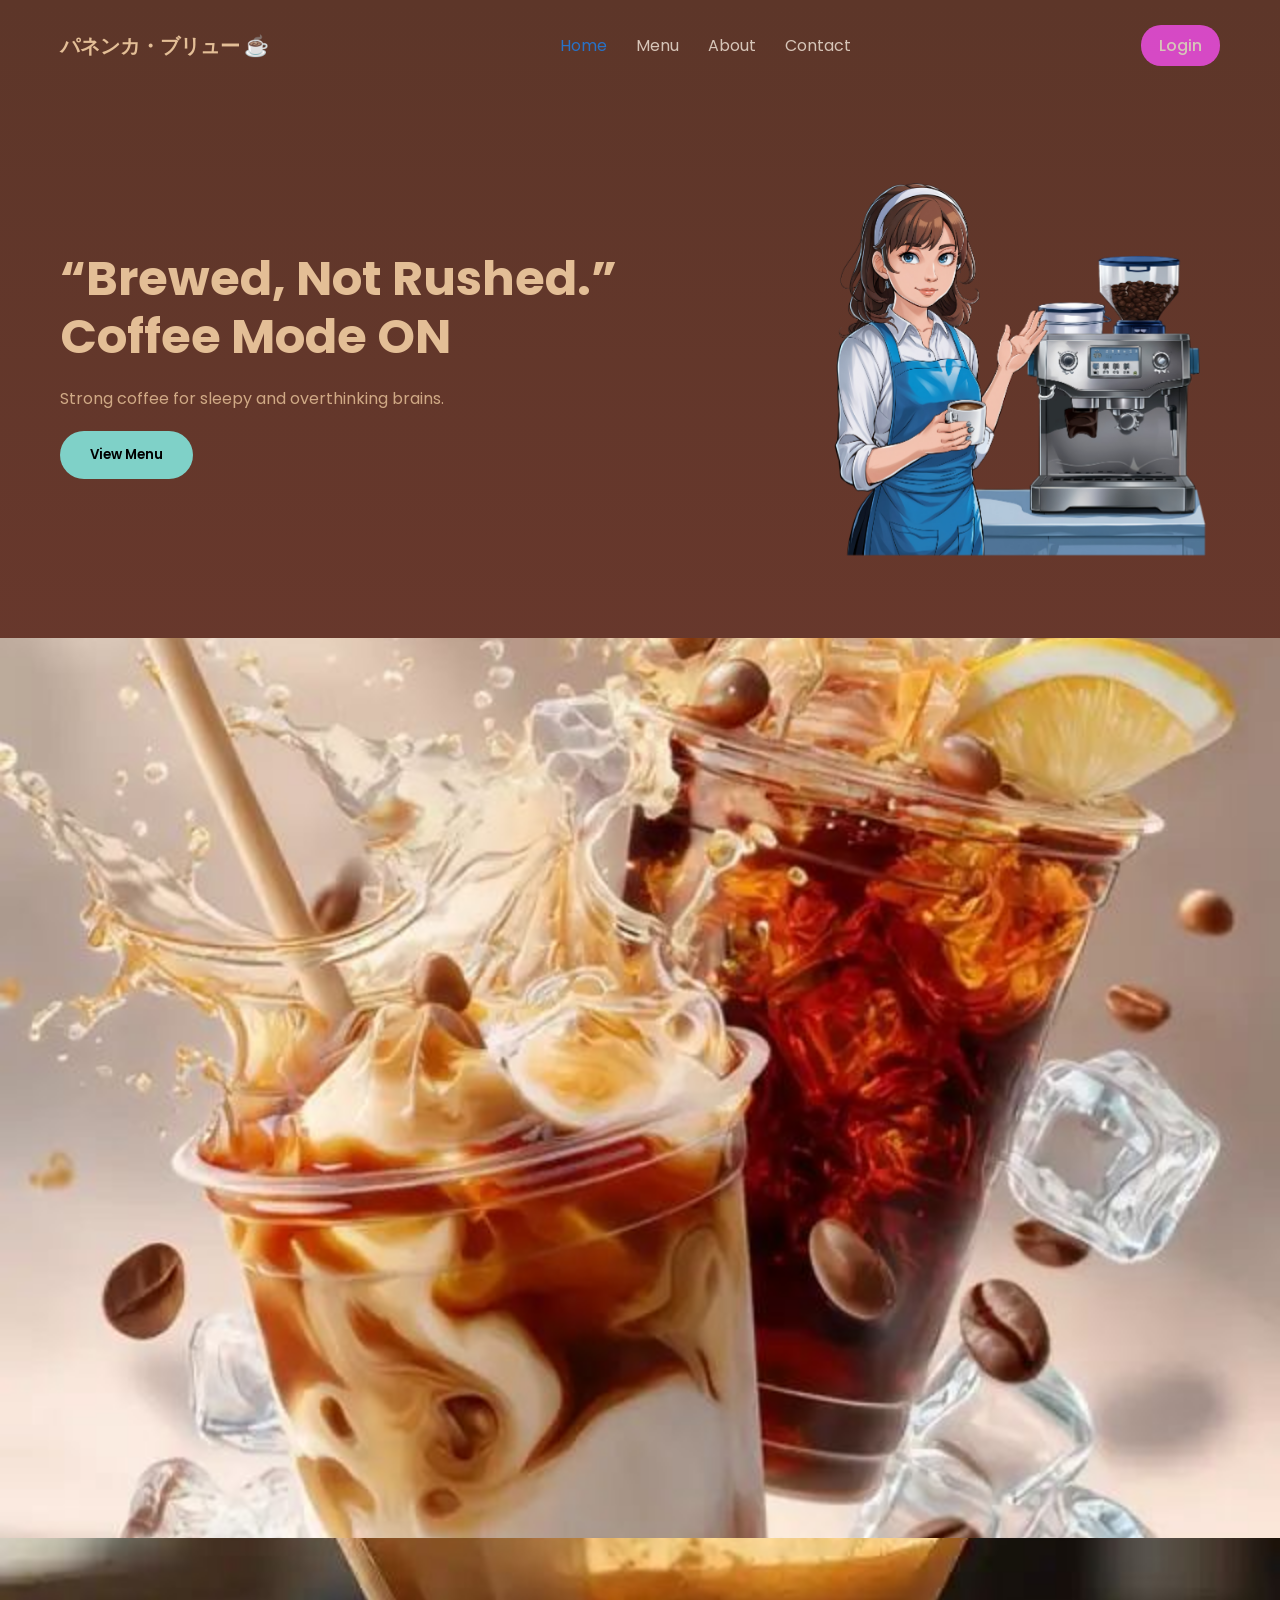
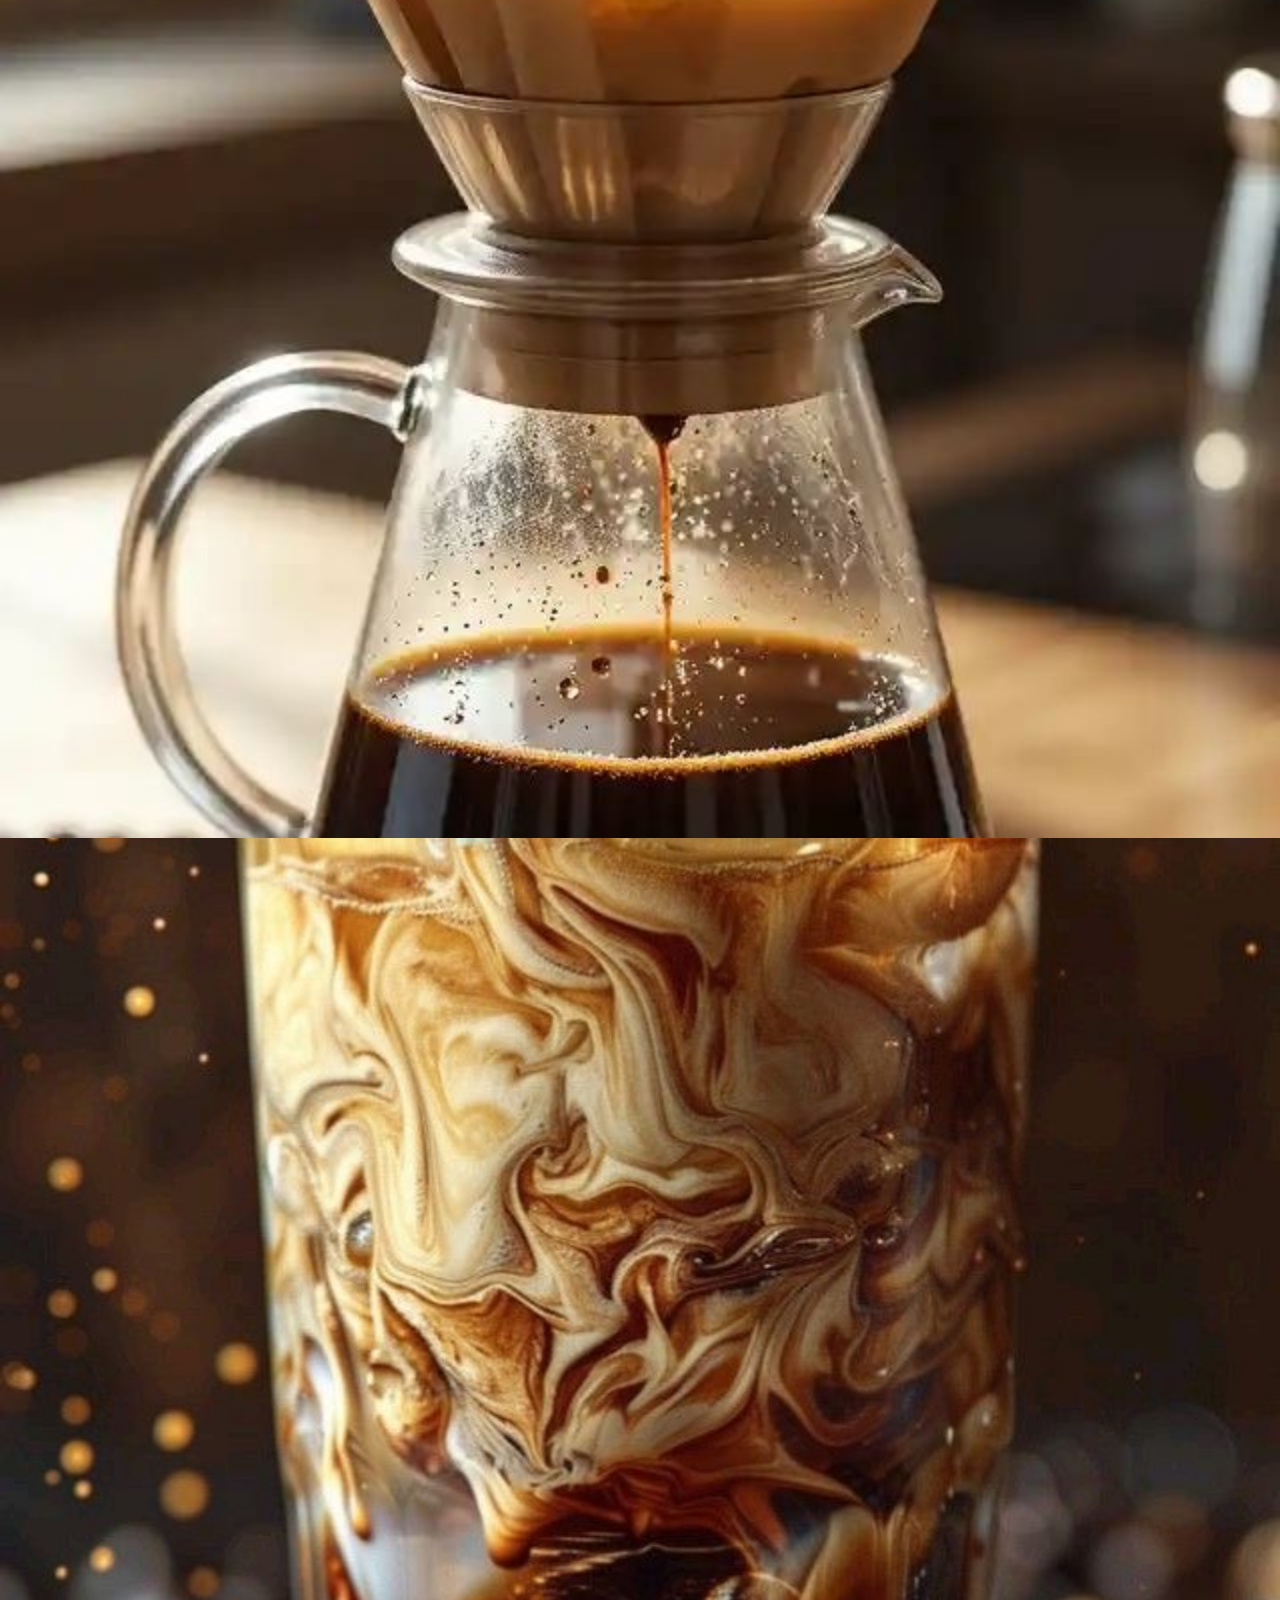
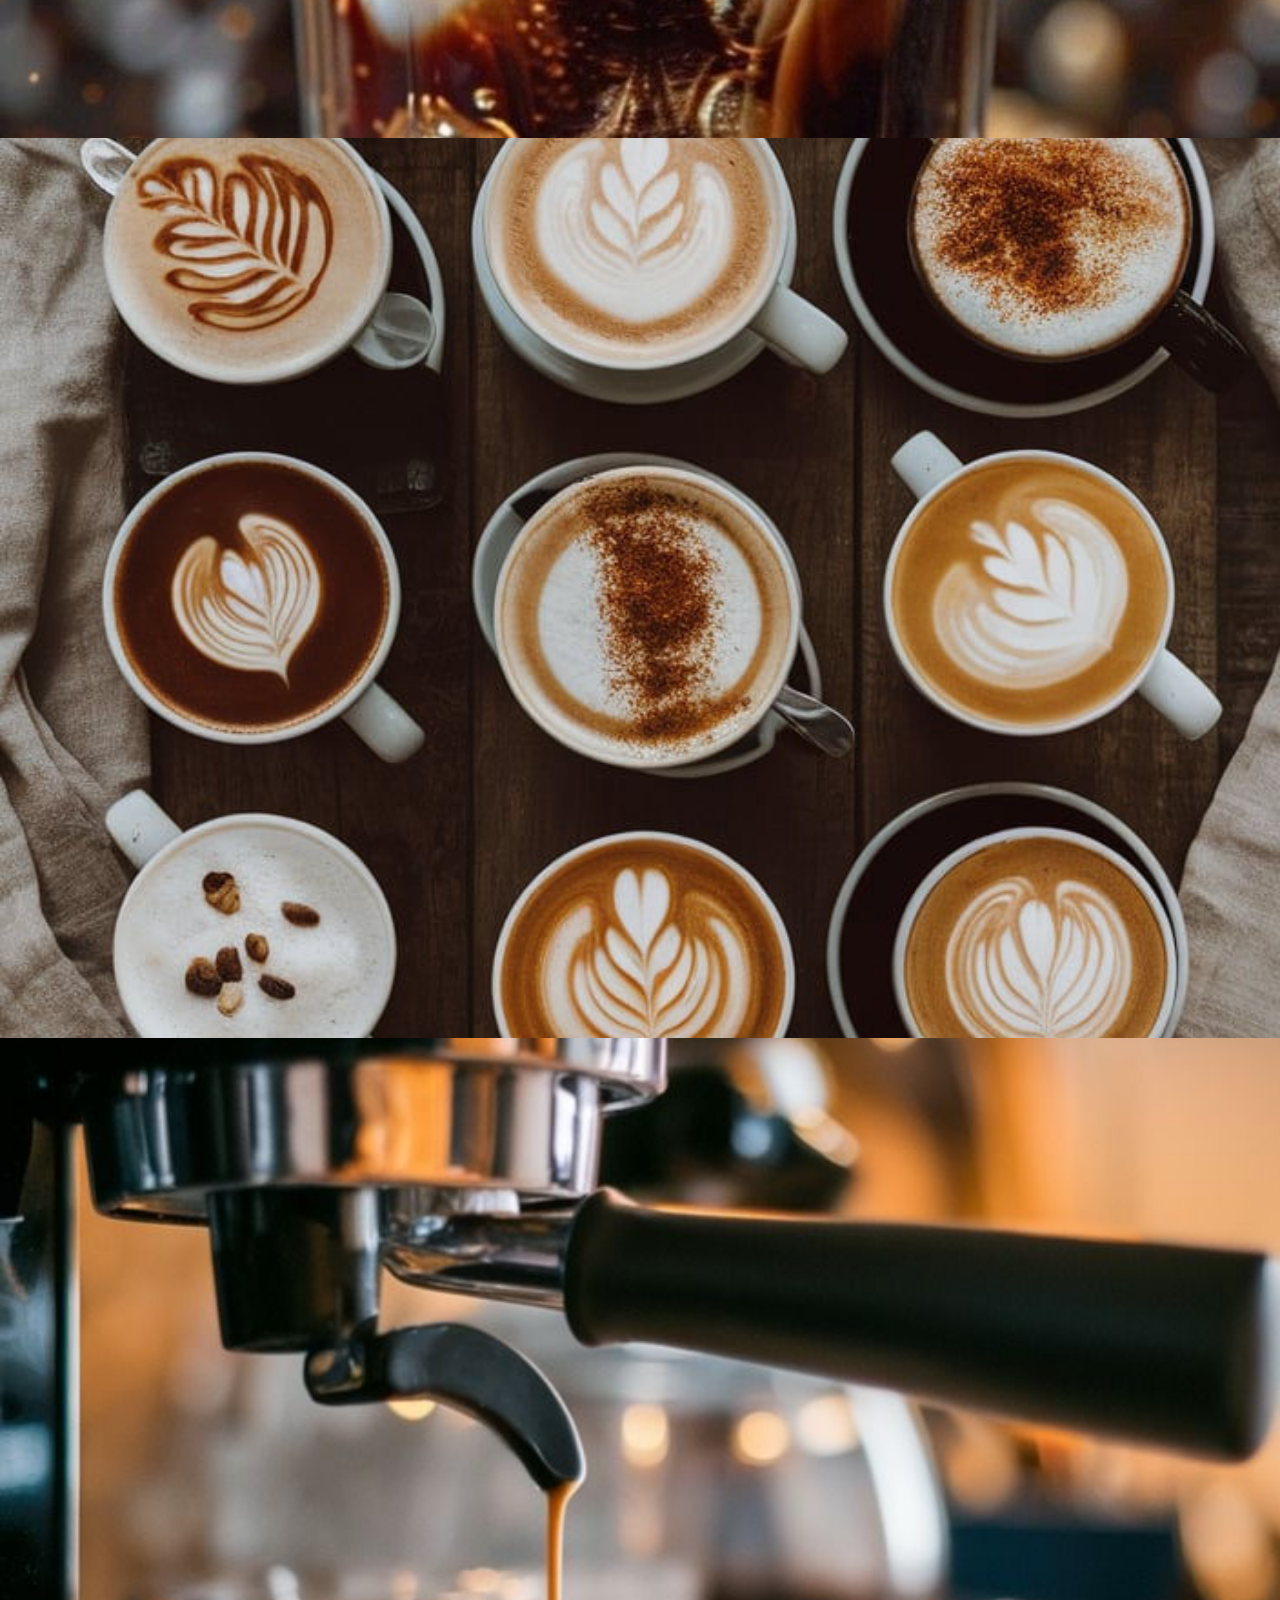
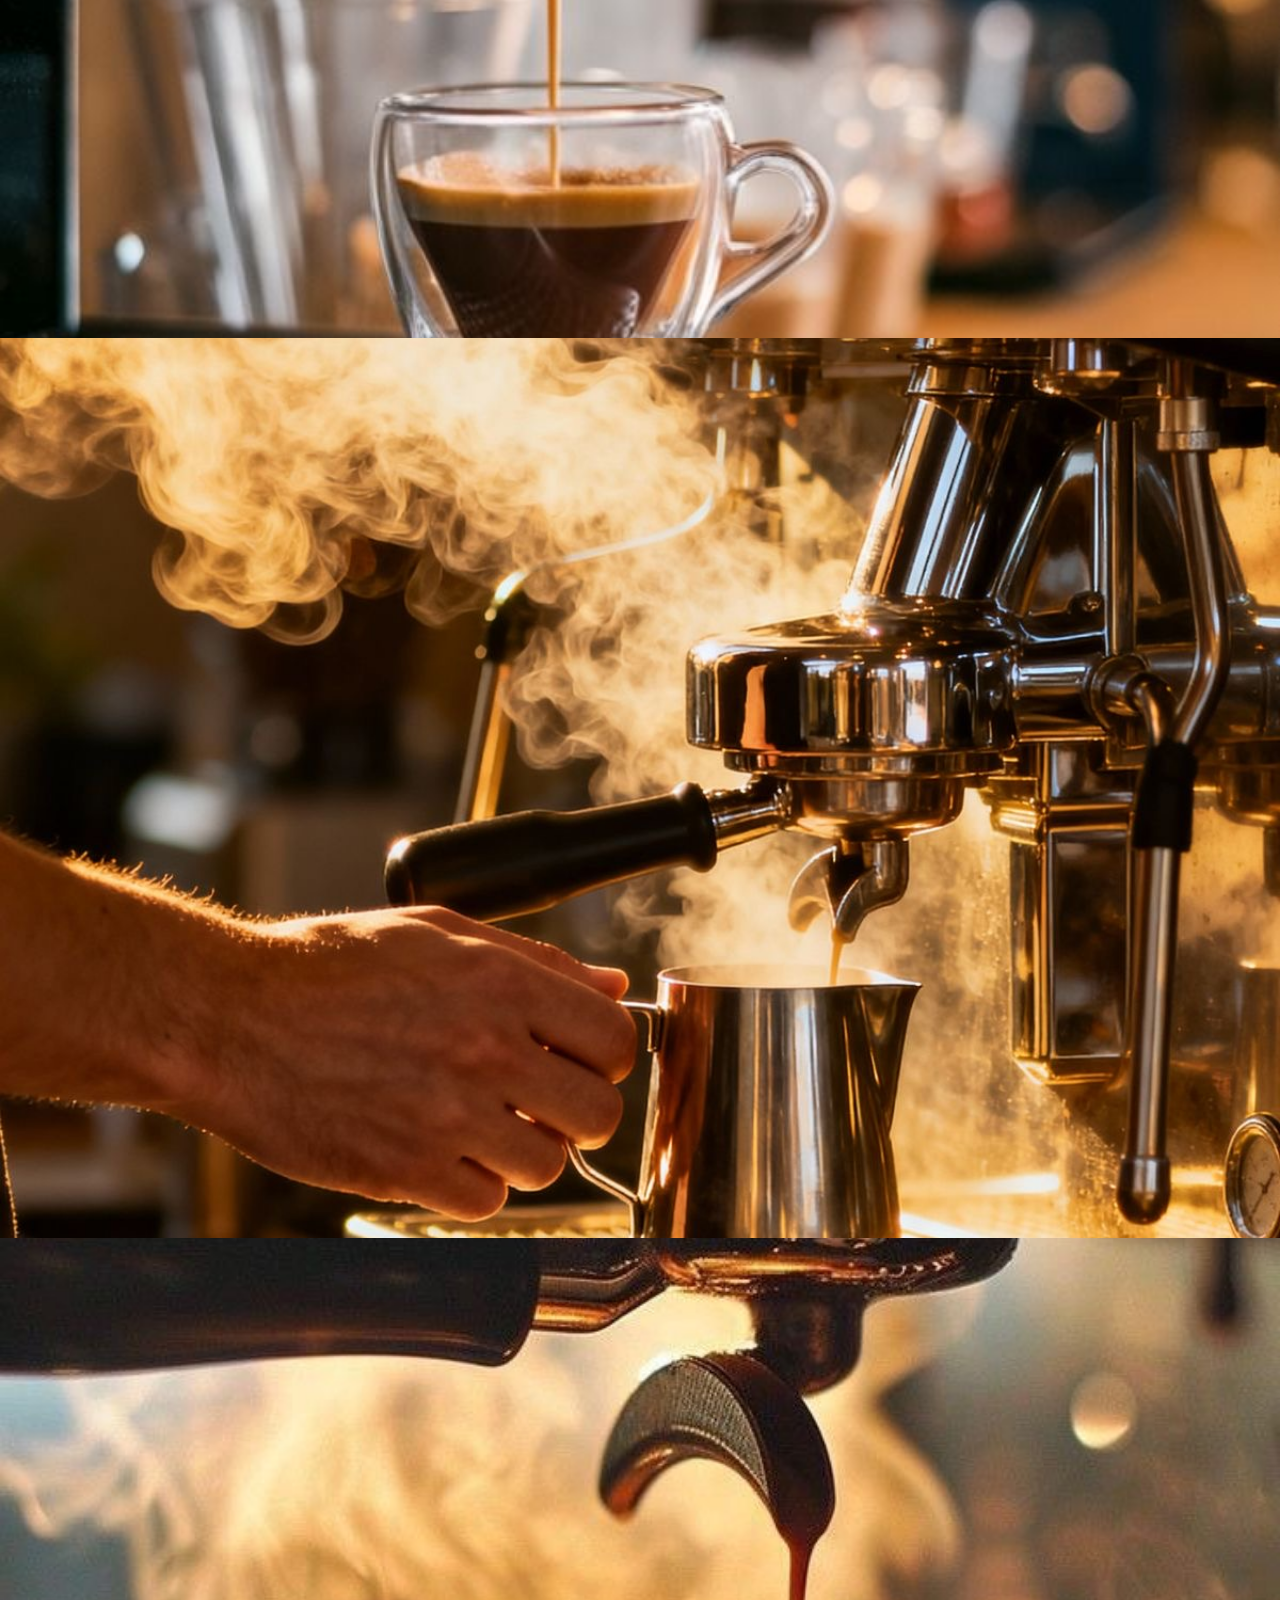
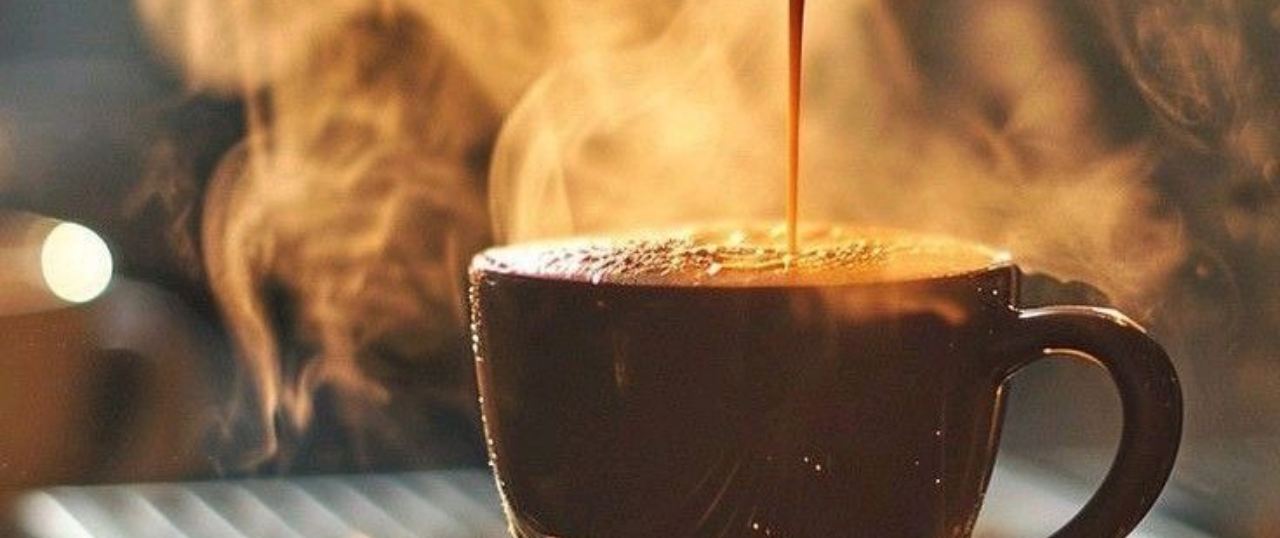
<file: index.html>
<!DOCTYPE html>
<html lang="en">
<head>
  <meta charset="UTF-8">
  <title>PANENKA Coffee </title>
  <link rel="stylesheet" href="bacacss1.css">
  <link href="https://fonts.googleapis.com/css2?family=Poppins:wght@300;500;700&display=swap" rel="stylesheet">
</head>
<body>

<header class="navbar">
  <h2 class="logo">パネンカ・ブリュー ☕</h2>
  <nav>
    <a href="index.html" class="active">Home</a>
    <a href="menu.html">Menu</a>
    <a href="about.html">About</a>
    <a href="contact.html">Contact</a>
  </nav>
  <a href="login.html" class="login-btn">Login</a>
</header>

<section class="hero">
  <div class="hero-text">
    <h1>“Brewed, Not Rushed.”<br>Coffee Mode ON</h1>
    <p>Strong coffee for sleepy and overthinking brains.</p>
    <a href="menu.html"><button>View Menu</button></a>
  </div>

  <div class="hero-img">
    <img src="coffeegirl.png" alt="Coffee">
  </div>
</section>

<section class="coffee-full">
  <img src="IMG_1230.JPG" alt="">
  <div class="coffee-text">
    “अन्तः अस्ति प्रारम्भः”<br>
    The end is also a beginning
  </div>
</section>

<section class="coffee-full">
  <img src="IMG_1228.JPG" alt="">
  <div class="coffee-text">
    "स्वधर्मे निधनं श्रेयः"<br>
    It is better to follow your own duty
  </div>
</section>

<section class="coffee-full">
  <img src="IMG_1229.JPG" alt="">
  <div class="coffee-text">
    "जितात्मनः प्रशान्तस्य"<br>
    One who has conquered the mind is peaceful
  </div>
</section>

<section class="coffee-full">
  <img src="IMG_1226.JPG" alt="">
  <div class="coffee-text">
    "शीलं परमं भूषणम्"<br>
    Character is the highest ornament.
  </div>
</section>

<section class="coffee-full">
  <img src="IMG_1225.JPG" alt="">
  <div class="coffee-text">
    "उत्तिष्ठ"<br>
    Rise
  </div>
</section>

<section class="coffee-full">
  <img src="IMG_1224.JPG" alt="">
  <div class="coffee-text">
    
    "जयी भव"<br>
    Be victorious
  </div>
</section>

<section class="coffee-full">
  <img src="IMG_1223.JPG" alt="">
  <div class="coffee-text">
    "कालः सर्वं भक्षयति"<br>
    Time consumes everything
  </div>
</section>
<script>
const observer = new IntersectionObserver(entries => {
  entries.forEach(entry => {
    const text = entry.target.querySelector('.coffee-text');

    if (entry.isIntersecting) {
      text.classList.add('show');   // pop ON
    } else {
      text.classList.remove('show'); // pop OFF
    }
  });
}, { threshold: 0.6 });

document.querySelectorAll('.coffee-full')
  .forEach(section => observer.observe(section));
</script>
</body>
</html>
</file>
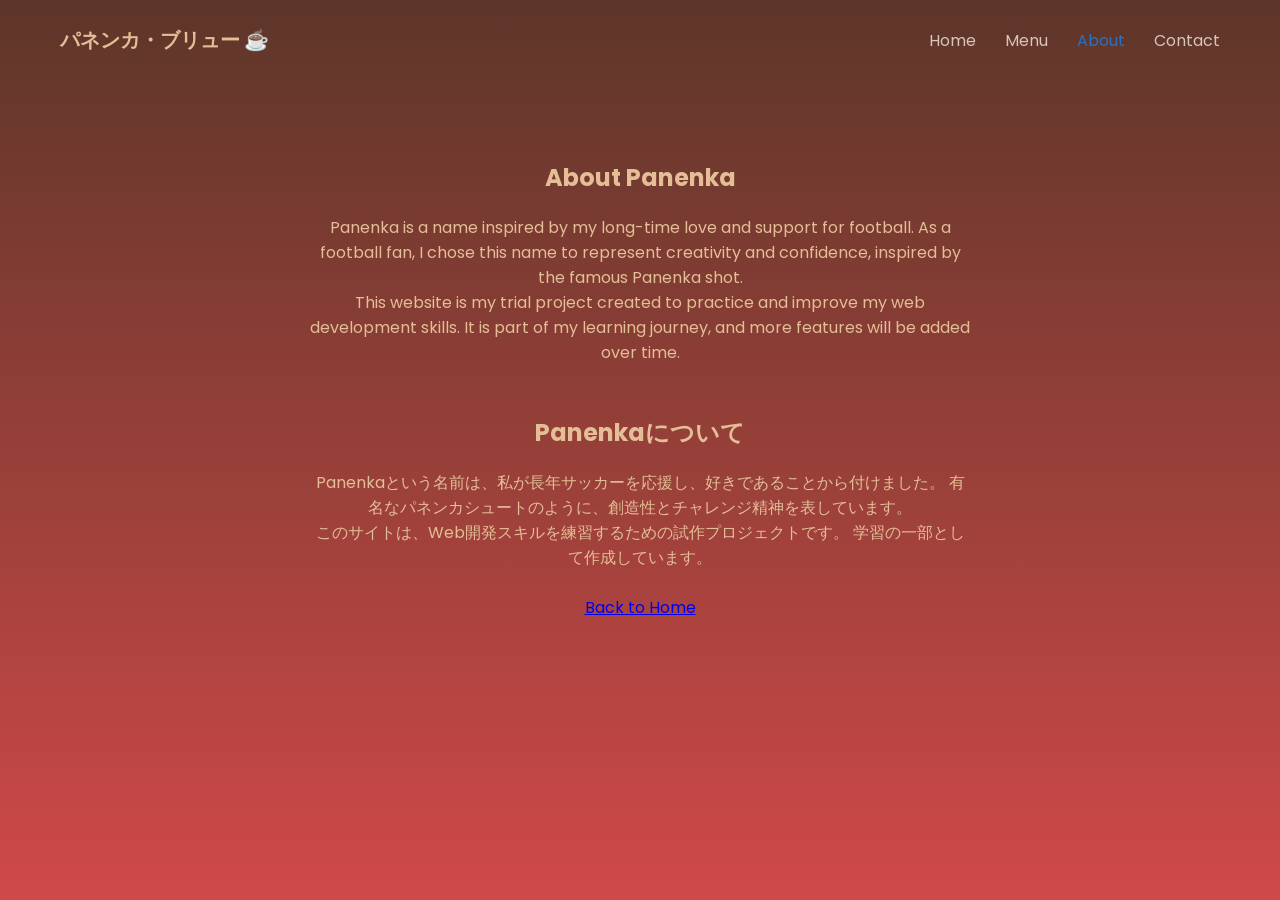
<file: about.html>
<!DOCTYPE html>
<html lang="en">
<head>
  <meta charset="UTF-8">
  <title>PANENKA Coffee | About</title>

  <link rel="stylesheet" href="bacacss1.css">
  <link href="https://fonts.googleapis.com/css2?family=Poppins:wght@300;500;700&display=swap" rel="stylesheet">
</head>

<body>

<!-- NAVBAR ONLY -->
<header class="navbar">
  <h2 class="logo">パネンカ・ブリュー ☕</h2>
  <nav>
    <a href="index.html">Home</a>
    <a href="menu.html">Menu</a>
    <a href="about.html" class="active">About</a>
    <a href="contact.html">Contact</a>
  </nav>
</header>

<!-- ABOUT CONTENT -->
<section class="about-page">

  <h1>About Panenka</h1>

  <p>
    Panenka is a name inspired by my long-time love and support for football.
    As a football fan, I chose this name to represent creativity and confidence,
    inspired by the famous Panenka shot.
  </p>

  <p>
    This website is my trial project created to practice and improve my
    web development skills. It is part of my learning journey, and more
    features will be added over time.
  </p>
  <br>
  <br>

  <h2>Panenkaについて</h2>

  <p>
    Panenkaという名前は、私が長年サッカーを応援し、好きであることから付けました。
    有名なパネンカシュートのように、創造性とチャレンジ精神を表しています。
  </p>

  <p>
    このサイトは、Web開発スキルを練習するための試作プロジェクトです。
    学習の一部として作成しています。
  </p>

  <a href="homepage.html">Back to Home</a>

</section>

</body>
</html>
</file>
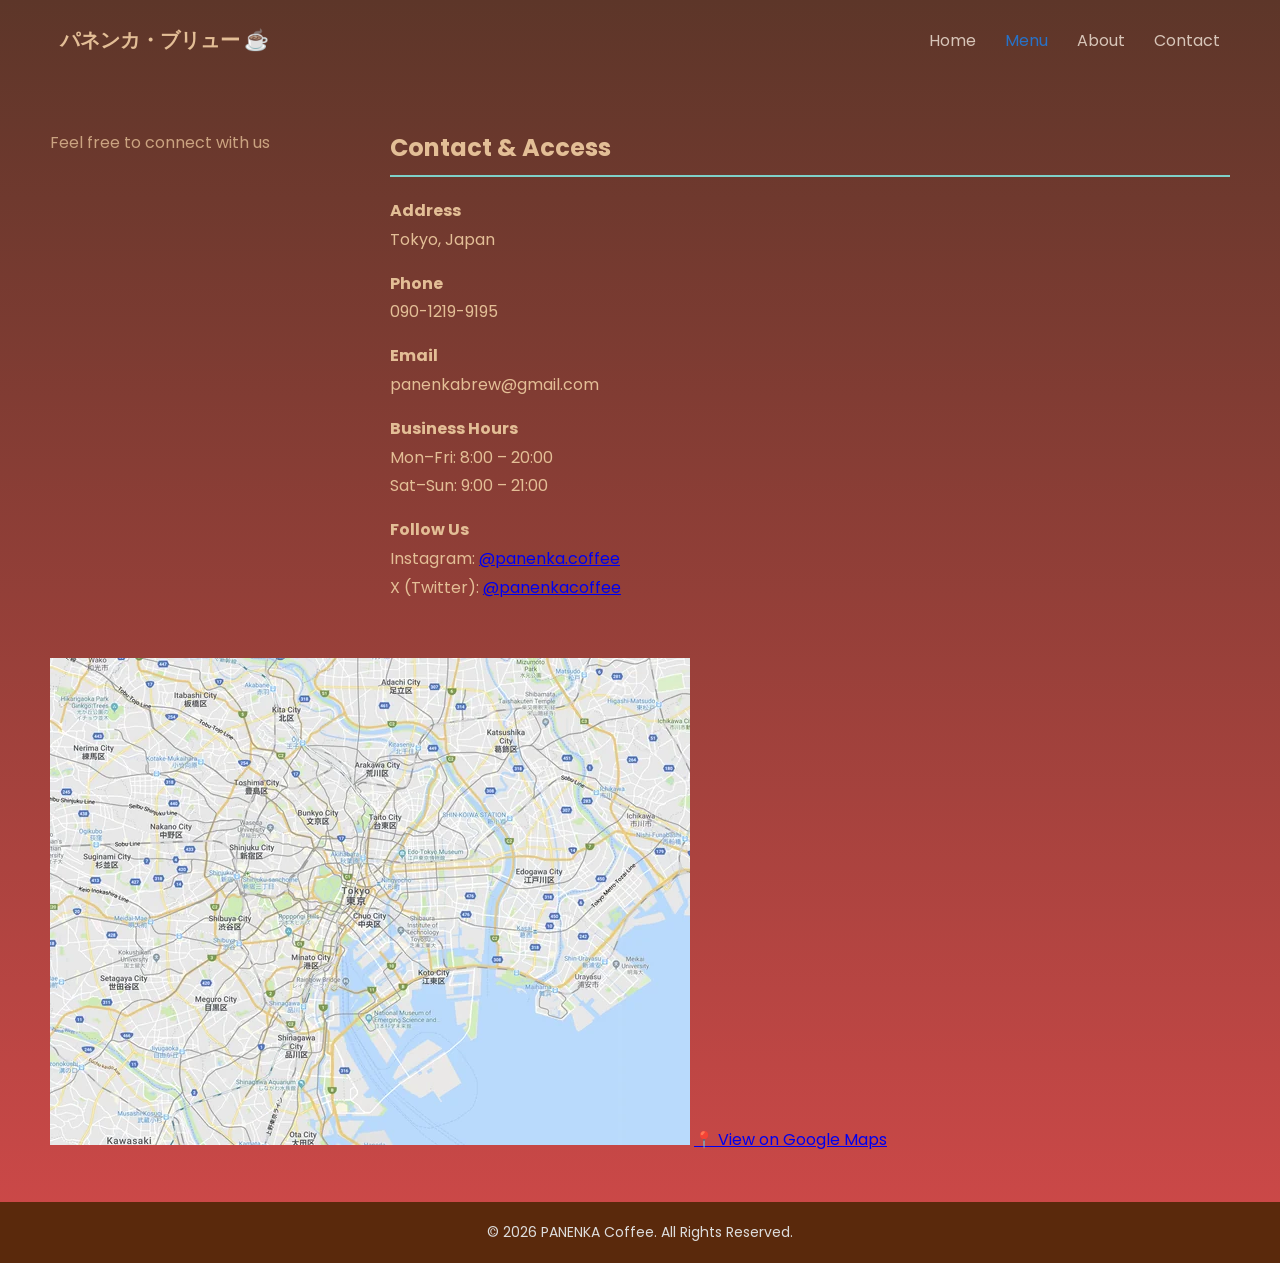
<file: contact.html>
<!DOCTYPE html>
<html lang="en">
<head>
  <meta charset="UTF-8">
  <title>PANENKA Coffee | Contact</title>
  <link rel="stylesheet" href="bacacss1.css">
  <link href="https://fonts.googleapis.com/css2?family=Poppins:wght@300;500;700&display=swap" rel="stylesheet">
</head>
<body>

  <header class="navbar">
  <h2 class="logo">パネンカ・ブリュー ☕</h2>
  <nav>
    <a href="index.html">Home</a>
    <a href="menu.html" class="active">Menu</a>
    <a href="about.html">About</a>
    <a href="contact.html">Contact</a>
  </nav>
</header>
    <section class="contact-container">
 <p class="subtitle">Feel free to connect with us</p>
     <div class="page-header"></div>
  
    <div class="contact-info">
      <h2>Contact & Access</h2>

      <p><strong>Address</strong><br>
      Tokyo, Japan</p>

      <p><strong>Phone</strong><br>
      090-1219-9195</p>

      <p><strong>Email</strong><br>
      panenkabrew@gmail.com</p>

      <p><strong>Business Hours</strong><br>
      Mon–Fri: 8:00 – 20:00<br>
      Sat–Sun: 9:00 – 21:00</p>

      <p><strong>Follow Us</strong><br>
  Instagram: 
  <a href="https://www.instagram.com/rohanxcr7/" target="_blank">
    @panenka.coffee
  </a><br>

  X (Twitter): 
  <a href="https://x.com/mr_rohan7" target="_blank">
    @panenkacoffee
  </a>
</p>
    </div>
     
    <div class="map-box">
  <img src="IMG_1172.WEBP" alt="PANENKA Coffee Location Map">

  <a 
    href="https://www.google.com/maps/place/%E6%97%A5%E6%9C%AC%E3%82%A6%E3%82%A7%E3%83%AB%E3%83%8D%E3%82%B9%EF%BC%A1%EF%BC%A9%E3%83%BB%EF%BC%A9%EF%BC%B4%E3%83%BB%E4%BF%9D%E8%82%B2%E5%B0%82%E9%96%80%E5%AD%A6%E6%A0%A1/@35.6881267,139.7614996,15z/data=!3m1!5s0x60188c142867c3ab:0x74877eaa5c5fc28!4m6!3m5!1s0x60188c1428bdcf77:0x21898982f54b3747!8m2!3d35.6979831!4d139.757244!16s%2Fg%2F1tr8lkqn?entry=ttu&g_ep=EgoyMDI2MDEyMS4wIKXMDSoKLDEwMDc5MjA3MUgBUAM%3D" target="_blank"
    class="map-link">
    📍 View on Google Maps
  </a>
</div>
   
    </div>
  </section>

  <footer>
    <p>© 2026 PANENKA Coffee. All Rights Reserved.</p>
  </footer>

</body>
</html>
</file>
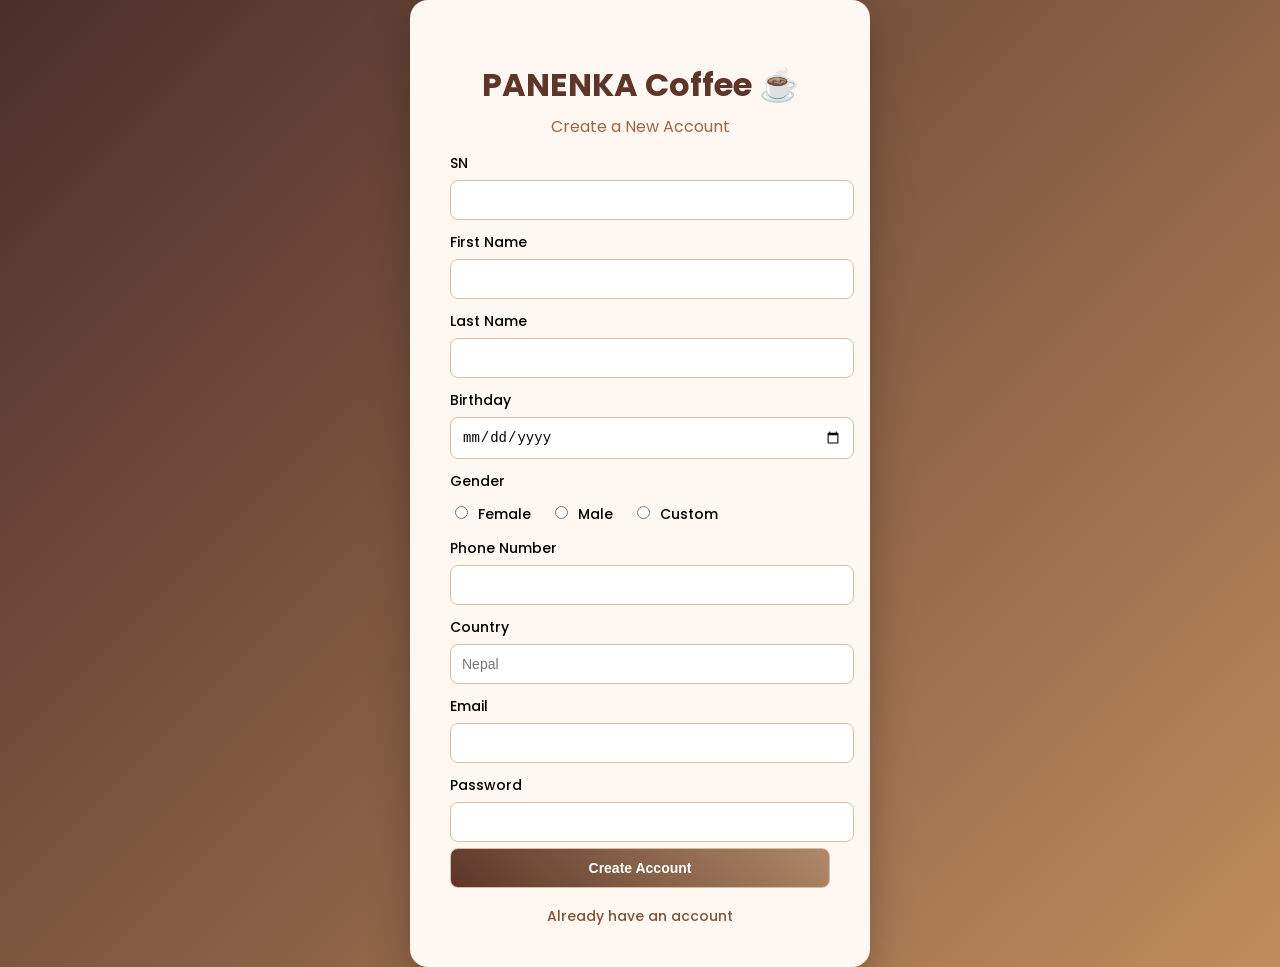
<file: createaccount.html>
<!DOCTYPE html>
<html>
<head>
    <title>PANENKA Coffee — Create Account</title>

    <!-- Google font -->
    <link href="https://fonts.googleapis.com/css2?family=Poppins:wght@300;500;700&display=swap" rel="stylesheet">

    <!-- Same CSS as login -->
    <link rel="stylesheet" href="loginstyle.css">
</head>

<body>

<div class="auth-card">

<h1>PANENKA Coffee ☕</h1>
<h2>Create a New Account</h2>

<form action="/signup" method="post">

<label>SN</label>
<input type="text" name="sn" required>

<label>First Name</label>
<input type="text" name="fname" required>

<label>Last Name</label>
<input type="text" name="lname" required>

<label>Birthday</label>
<input type="date" name="birthday">

<label>Gender</label>

<div class="gender-group">
  <label><input type="radio" name="gender" value="Female"> Female</label>
  <label><input type="radio" name="gender" value="Male"> Male</label>
  <label><input type="radio" name="gender" value="Custom"> Custom</label>
</div>

<label>Phone Number</label>
<input type="tel" name="phone">

<label>Country</label>
<input type="text" name="country" placeholder="Nepal">

<label>Email</label>
<input type="email" name="email" required>

<label>Password</label>
<input type="password" name="password" required>

<input type="submit" value="Create Account" class="auth-btn">

</form>

<div class="auth-link">
<a href="login.html">Already have an account</a>
</div>

</div>

</body>
</html>
</file>
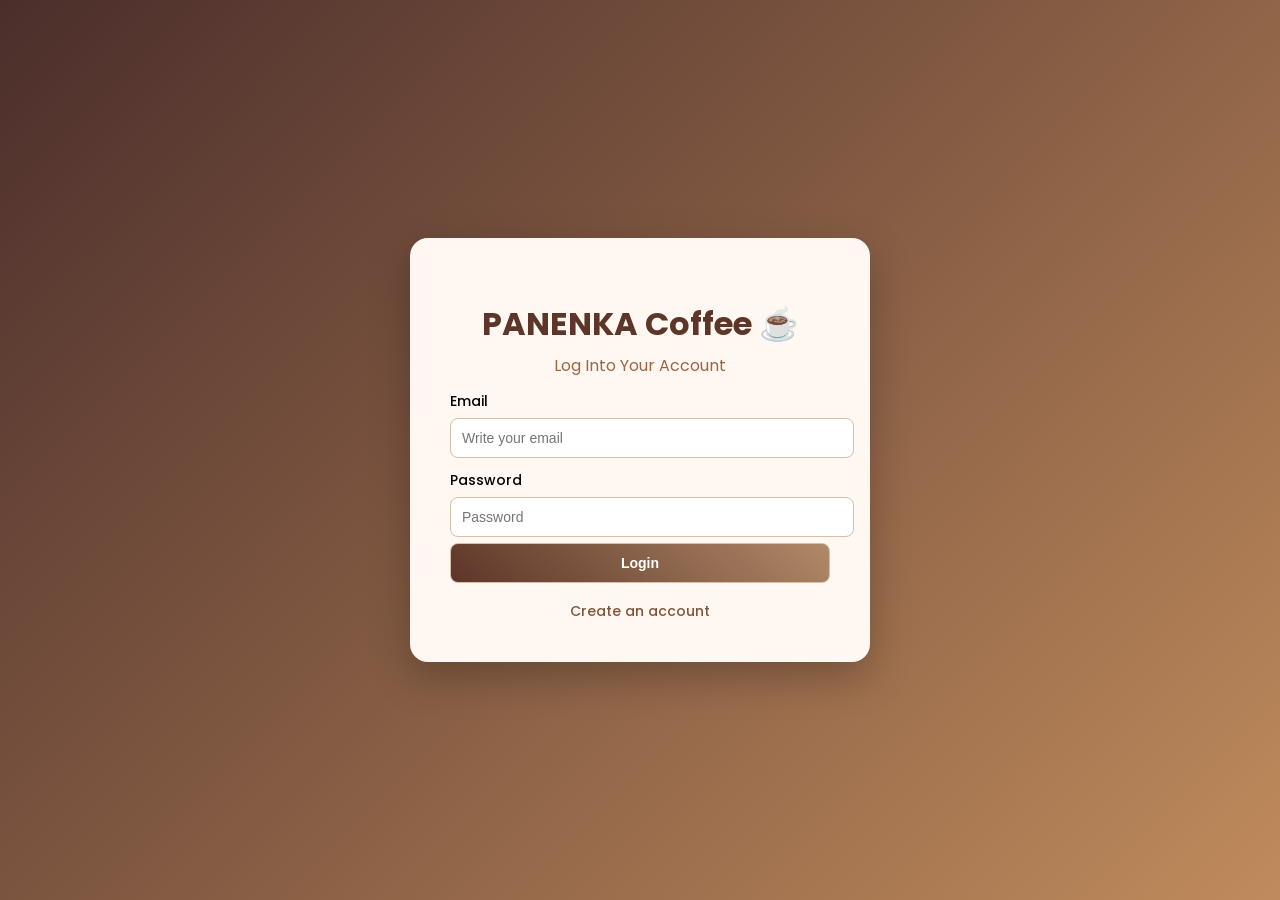
<file: login.html>
<!DOCTYPE html>
<html>
<head>
    <title>PANENKA Coffee Login</title>

    <!-- Google font -->
    <link href="https://fonts.googleapis.com/css2?family=Poppins:wght@300;500;700&display=swap" rel="stylesheet">

    <!-- Your CSS -->
    <link rel="stylesheet" href="loginstyle.css">
</head>

<body>

<div class="auth-card">

<h1>PANENKA Coffee ☕</h1>
<h2>Log Into Your Account</h2>

<form action="/login" method="post">

<label>Email</label>
<input type="email" name="email" placeholder="Write your email" required>

<label>Password</label>
<input type="password" name="password" placeholder="Password" required>

<input type="submit" value="Login" class="auth-btn">

</form>

<div class="auth-link">
<a href="createaccount.html">Create an account</a>
</div>

</div>

</body>
</html>
</file>
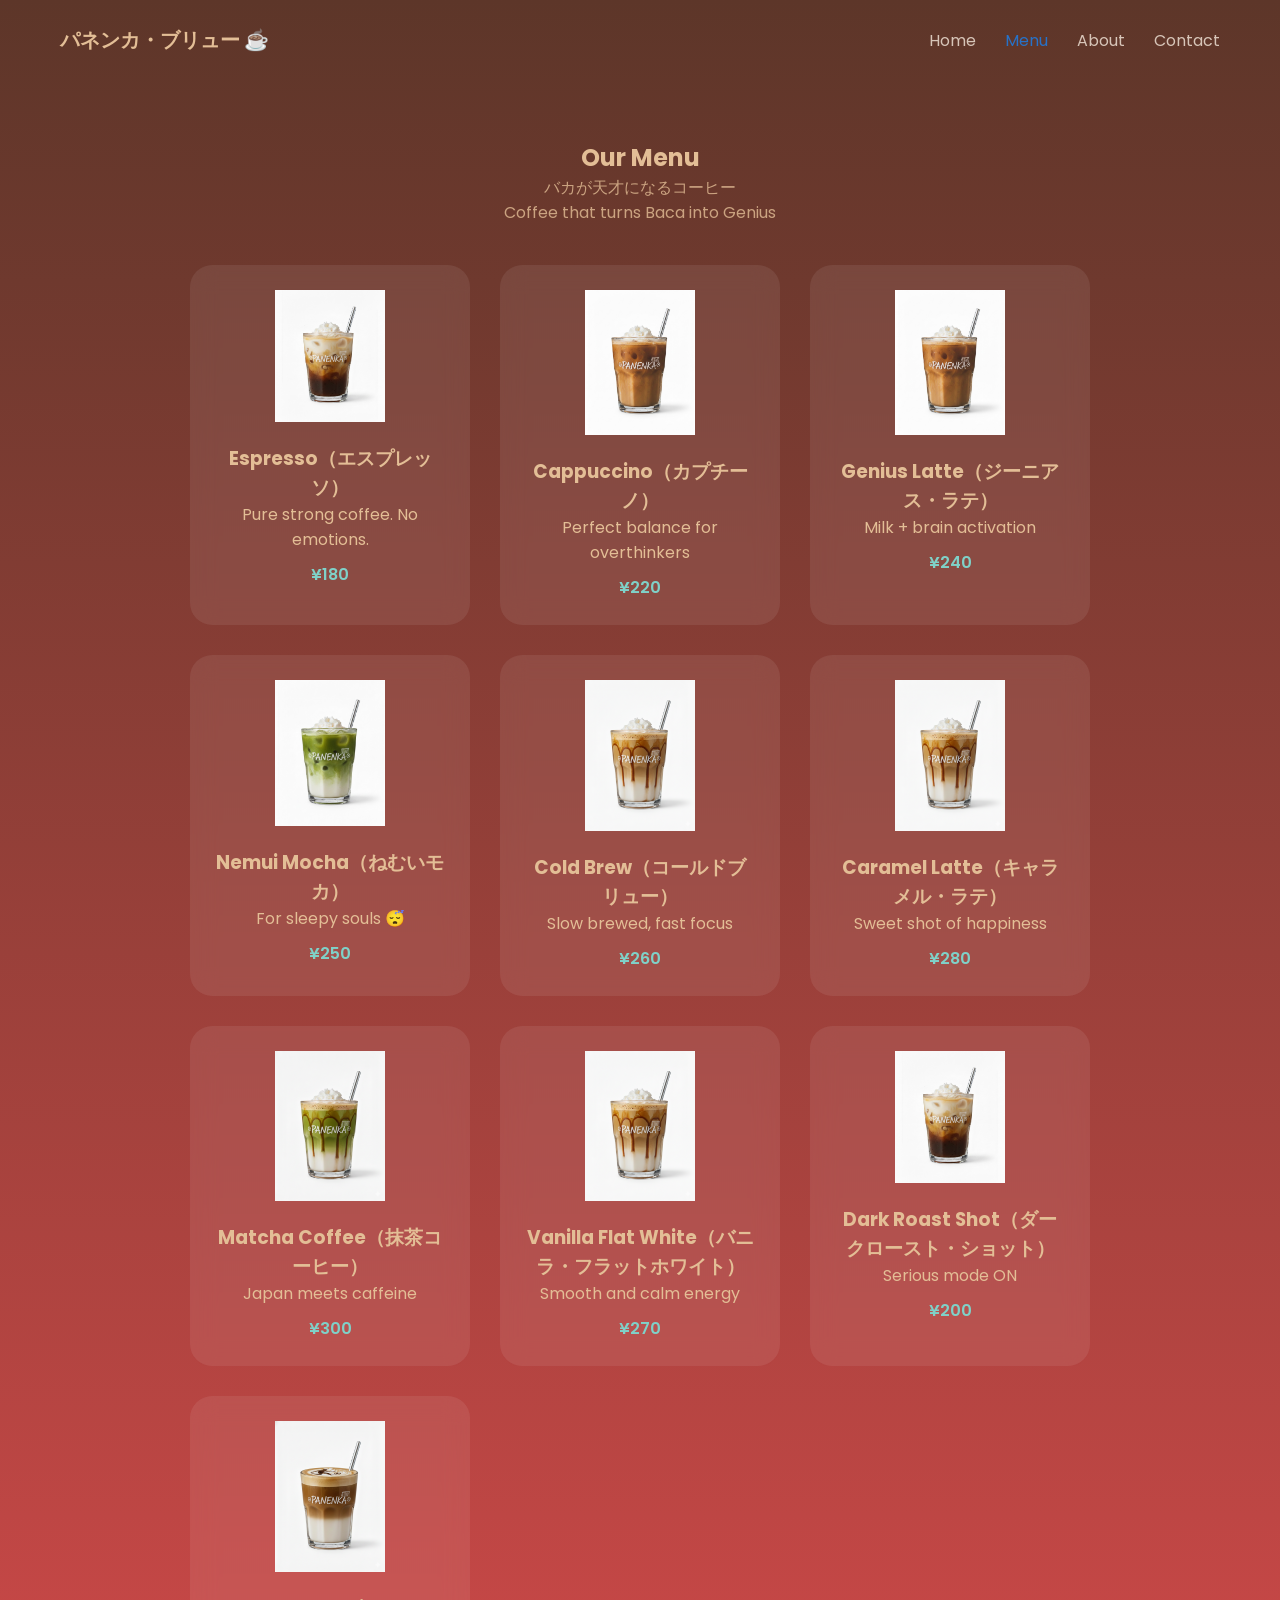
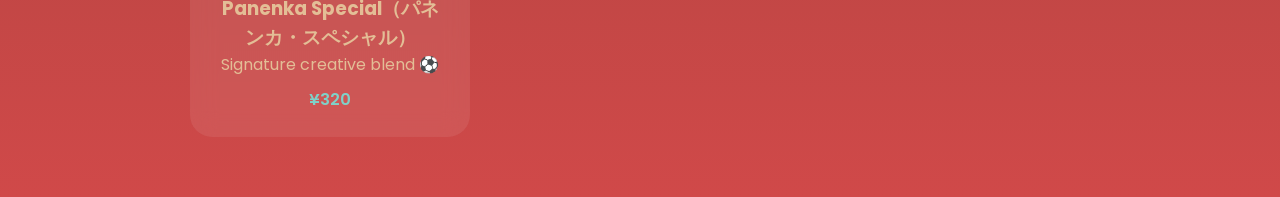
<file: menu.html>
<!DOCTYPE html>
<html lang="en">
<head>
  <meta charset="UTF-8">
  <title>PANENKA Coffee | Menu</title>
  <link rel="stylesheet" href="bacacss1.css">
  <link href="https://fonts.googleapis.com/css2?family=Poppins:wght@300;500;700&display=swap" rel="stylesheet">
</head>
<body>

<header class="navbar">
  <h2 class="logo">パネンカ・ブリュー ☕</h2>
  <nav>
    <a href="index.html">Home</a>
    <a href="menu.html" class="active">Menu</a>
    <a href="about.html">About</a>
    <a href="contact.html">Contact</a>
  </nav>
</header>

<section class="menu-page">
  <h1>Our Menu</h1>
  <p class="subtitle">バカが天才になるコーヒー<br>Coffee that turns Baca into Genius</p>

  <div class="menu-grid">

    <div class="menu-card">
      <img src="IMG_1176.jpg">
      <h3>Espresso（エスプレッソ）</h3>
      <p>Pure strong coffee. No emotions.</p>
      <span>¥180</span>
    </div>

    <div class="menu-card">
      <img src="IMG_1174.jpg">
      <h3>Cappuccino（カプチーノ）</h3>
      <p>Perfect balance for overthinkers</p>
      <span>¥220</span>
    </div>

    <div class="menu-card">
      <img src="IMG_1174.jpg">
      <h3>Genius Latte（ジーニアス・ラテ）</h3>
      <p>Milk + brain activation</p>
      <span>¥240</span>
    </div>

    <div class="menu-card">
      <img src="IMG_1175.jpg">
      <h3>Nemui Mocha（ねむいモカ）</h3>
      <p>For sleepy souls 😴</p>
      <span>¥250</span>
    </div>

    <div class="menu-card">
  <img src="IMG_1214.PNG">
  <h3>Cold Brew（コールドブリュー）</h3>
  <p>Slow brewed, fast focus</p>
  <span>¥260</span>
</div>

<div class="menu-card">
  <img src="IMG_1214.PNG">
  <h3>Caramel Latte（キャラメル・ラテ）</h3>
  <p>Sweet shot of happiness</p>
  <span>¥280</span>
</div>

<div class="menu-card">
  <img src="IMG_1215.PNG">
  <h3>Matcha Coffee（抹茶コーヒー）</h3>
  <p>Japan meets caffeine</p>
  <span>¥300</span>
</div>

<div class="menu-card">
  <img src="IMG_1214.PNG">
  <h3>Vanilla Flat White（バニラ・フラットホワイト）</h3>
  <p>Smooth and calm energy</p>
  <span>¥270</span>
</div>

<div class="menu-card">
  <img src="IMG_1176.jpg">
  <h3>Dark Roast Shot（ダークロースト・ショット）</h3>
  <p>Serious mode ON</p>
  <span>¥200</span>
</div>

<div class="menu-card">
  <img src="IMG_1216.PNG">
  <h3>Panenka Special（パネンカ・スペシャル）</h3>
  <p>Signature creative blend ⚽</p>
  <span>¥320</span>
</div>

  </div>
</section>

</body>
</html>
</file>
<file: bacacss1.css>
/* =====================
   GLOBAL RESET & BASE
===================== */
* {
  margin: 0;
  padding: 0;
  box-sizing: border-box;
  font-family: 'Poppins', sans-serif;
}

body {
  background: linear-gradient(180deg, #5d3629, #d04949);
  color: #e3be96;
  min-height: 100vh;
}

/* =====================
   NAVBAR
===================== */
.navbar {
  display: flex;
  justify-content: space-between;
  align-items: center;
  padding: 25px 60px;
}

.logo {
  font-weight: 700;
  font-size: 20px;
}

.navbar a {
  color: #f5e9dc;
  text-decoration: none;
  margin-left: 25px;
  opacity: 0.8;
}

.navbar a:hover,
.navbar .active {
  opacity: 1;
  color: #2772c8;
}

/* =====================
   HERO SECTION
===================== */
.hero {
  display: flex;
  align-items: center;
  justify-content: space-between;
  padding: 60px;
}

.hero-text h1 {
  font-size: 48px;
  line-height: 1.2;
}

.hero-text p {
  margin: 20px 0;
  opacity: 0.85;
}

button {
  background: #7fd1c8;
  border: none;
  padding: 14px 30px;
  border-radius: 30px;
  cursor: pointer;
  font-weight: 600;
}

button:hover {
  box-shadow: 0 0 20px rgba(127, 209, 200, 0.6);
}

/* =====================
   HERO IMAGE ANIMATION
===================== */
@keyframes float {
  0% { transform: translateY(0); }
  50% { transform: translateY(-15px); }
  100% { transform: translateY(0); }
}

.hero-img img {
  width: 420px;
  animation: float 4s ease-in-out infinite;
}

/* =====================
   MENU PREVIEW (HOME)
===================== */
.menu-preview {
  text-align: center;
  padding: 50px;
}

.menu-preview h2 {
  margin-bottom: 30px;
}

/* =====================
   CARDS (HOME)
===================== */
.menu {
  display: flex;
  justify-content: center;
  gap: 30px;
}

.card {
  background: rgba(255, 255, 255, 0.08);
  backdrop-filter: blur(10px);
  border-radius: 20px;
  padding: 20px;
  width: 220px;
  transition: 0.3s;
}

.card:hover {
  transform: translateY(-10px);
}

.card img {
  width: 120px;
  margin-bottom: 15px;
}

/* =====================
   MENU PAGE
===================== */
.menu-page {
  padding: 60px;
  text-align: center;
}

.subtitle {
  opacity: 0.8;
  margin-bottom: 40px;
}

.menu-grid {
  display: grid;
  grid-template-columns: repeat(auto-fit, minmax(220px, 1fr));
  gap: 30px;
  max-width: 900px;
  margin: auto;
}

.menu-card {
  background: rgba(255, 255, 255, 0.08);
  backdrop-filter: blur(12px);
  border-radius: 22px;
  padding: 25px;
  transition: 0.3s;
}

.menu-card:hover {
  transform: translateY(-12px);
}

.menu-card img {
  width: 110px;
  margin-bottom: 15px;
}

.menu-card span {
  display: block;
  margin-top: 10px;
  color: #7fd1c8;
  font-weight: 600;
}

/* =====================
   CONTACT PAGE
===================== */
.page-header {
  text-align: center;
  padding: 40px 20px;
}

.page-header h1 {
  font-size: 40px;
  letter-spacing: 2px;
}

.tagline {
  margin-top: 10px;
  font-size: 16px;
  color: #f0d7a6;
}

.contact-container {
  display: flex;
  flex-wrap: wrap;
  padding: 50px;
  gap: 40px;
}

.contact-info {
  flex: 1;
  min-width: 280px;
}

.contact-info h2 {
  border-bottom: 2px solid #7fd1c8;
  padding-bottom: 10px;
  margin-bottom: 20px;
}

.contact-info p {
  line-height: 1.8;
  margin-bottom: 15px;
}

.map {
  flex: 1;
  min-width: 280px;
}

.map iframe {
  width: 100%;
  height: 350px;
  border: 0;
  border-radius: 12px;
}

/* =====================
   ANIMATIONS
===================== */
@keyframes fadeUp {
  from {
    opacity: 0;
    transform: translateY(30px);
  }
  to {
    opacity: 1;
    transform: translateY(0);
  }
}

.hero-text,
.hero-img,
.card,
.menu-card,
.contact-info,
.map {
  animation: fadeUp 0.8s ease forwards;
}

/* =====================
   FOOTER
===================== */
footer {
  text-align: center;
  padding: 20px;
  background-color: #5a290c;
  font-size: 14px;
  color: #ddd;
}

/* =====================
   RESPONSIVE
===================== */
@media (max-width: 900px) {
  .hero {
    flex-direction: column;
    text-align: center;
  }

  .navbar {
    flex-direction: column;
    gap: 15px;
  }

  .menu {
    flex-direction: column;
    align-items: center;
  }

  .contact-container {
    padding: 30px;
  }
}

@media (max-width: 500px) {
  .hero-text h1 {
    font-size: 28px;
  }

  button {
    width: 100%;
  }

  .menu-page {
    padding: 30px 15px;
  }
}
/* Navbar layout fix */
.navbar {
  display: flex;
  justify-content: space-between;
  align-items: center;
}

/* Keep nav links in one row */
.nav-links {
  display: flex;
  gap: 25px;
}

/* Login button style */
.login-btn {
  background: #f44eec;
  color: white;
  padding: 8px 18px;
  border-radius: 20px;
  text-decoration: none;
  font-weight: 500;
  transition: 0.3s;
}

/* Hover effect */
.login-btn:hover {
  background: #6da2ec;
}
.about-page {
  max-width: 700px;
  margin: 60px auto;
  padding: 20px;

  text-align: center;   /* ✅ center text */
}
.about-page a {
  display: inline-block;
  margin-top: 25px;
}
.about-page h1,
.about-page h2 {
  margin-bottom: 20px;
}
.coffee-full {
  height: 100vh;              /* full screen height */
  width: 100%;
  overflow: hidden;
}

.coffee-full img {
  width: 100%;
  height: 100%;
  object-fit: cover;          /* fill screen nicely */
  display: block;
}
html {
  scroll-behavior: smooth;
}

body {
  scroll-snap-type: y mandatory;
}

.coffee-full {
  scroll-snap-align: start;
}
.coffee-full {
  height: 100vh;
  position: relative;
  scroll-snap-align: start;
  overflow: hidden;
}

.coffee-full img {
  width: 100%;
  height: 100%;
  object-fit: cover;
}

/* quote style */
.coffee-text {
  position: absolute;
  bottom: 18%;
  left: 50%;
  transform: translateX(-50%) translateY(60px);

  color: white;
  font-size: 38px;
  font-weight: 700;
  text-align: center;

 text-shadow: 0 6px 18px rgba(0,0,0,0.75); /* readability */

  opacity: 0;
  transition: all 0.9s ease;
}

.coffee-text.show {
  opacity: 1;
  transform: translateX(-50%) translateY(0);
}
</file>
<file: loginstyle.css>
/* Page background */
body {
  margin: 0;
  font-family: 'Poppins', sans-serif;
  background: linear-gradient(135deg, #4b2e2b, #c08b5c);
  display: flex;
  justify-content: center;
  align-items: center;
  min-height: 100vh;
}

/* Form card */
.auth-card {
  background: #fff8f2;
  padding: 40px;
  width: 380px;
  border-radius: 18px;
  box-shadow: 0 15px 40px rgba(0,0,0,0.25);
  text-align: center;
}

/* Cafe name */
.auth-card h1 {
  margin-bottom: 5px;
  color: #5d3629;
}

.auth-card h2 {
  margin-top: 0;
  font-weight: 400;
  color: #9c6644;
  font-size: 16px;
}

/* Labels */
.auth-card label {
  display: block;
  text-align: left;
  margin-top: 12px;
  font-size: 14px;
  font-weight: 500;
}

/* Inputs */
.auth-card input,
.auth-card select {
  width: 100%;
  padding: 11px;
  margin-top: 6px;
  border-radius: 8px;
  border: 1px solid #d6bfa7;
  font-size: 14px;
  transition: 0.2s;
}

.auth-card input:focus {
  outline: none;
  border-color: #9c6644;
  box-shadow: 0 0 0 2px rgba(156,102,68,0.15);
}

/* Button */
.auth-btn {
  width: 100%;
  margin-top: 22px;
  padding: 12px;
  border: none;
  border-radius: 25px;
  background: linear-gradient(45deg, #5d3629, #b08968);
  color: white;
  font-size: 15px;
  font-weight: 600;
  cursor: pointer;
  transition: 0.25s;
}

.auth-btn:hover {
  transform: translateY(-2px);
  opacity: 0.92;
}

/* Bottom links */
.auth-link {
  margin-top: 18px;
  font-size: 14px;
}

.auth-link a {
  color: #7f5539;
  text-decoration: none;
  font-weight: 500;
}

.auth-link a:hover {
  text-decoration: underline;
}

/* Gender group */
.gender-group {
  text-align: left;
  margin-top: 8px;
}
/* Fix radio button layout */
.gender-group input[type="radio"] {
  width: auto;
  margin-right: 6px;
}

.gender-group label {
  display: inline;
  margin-right: 15px;
}
</file>
